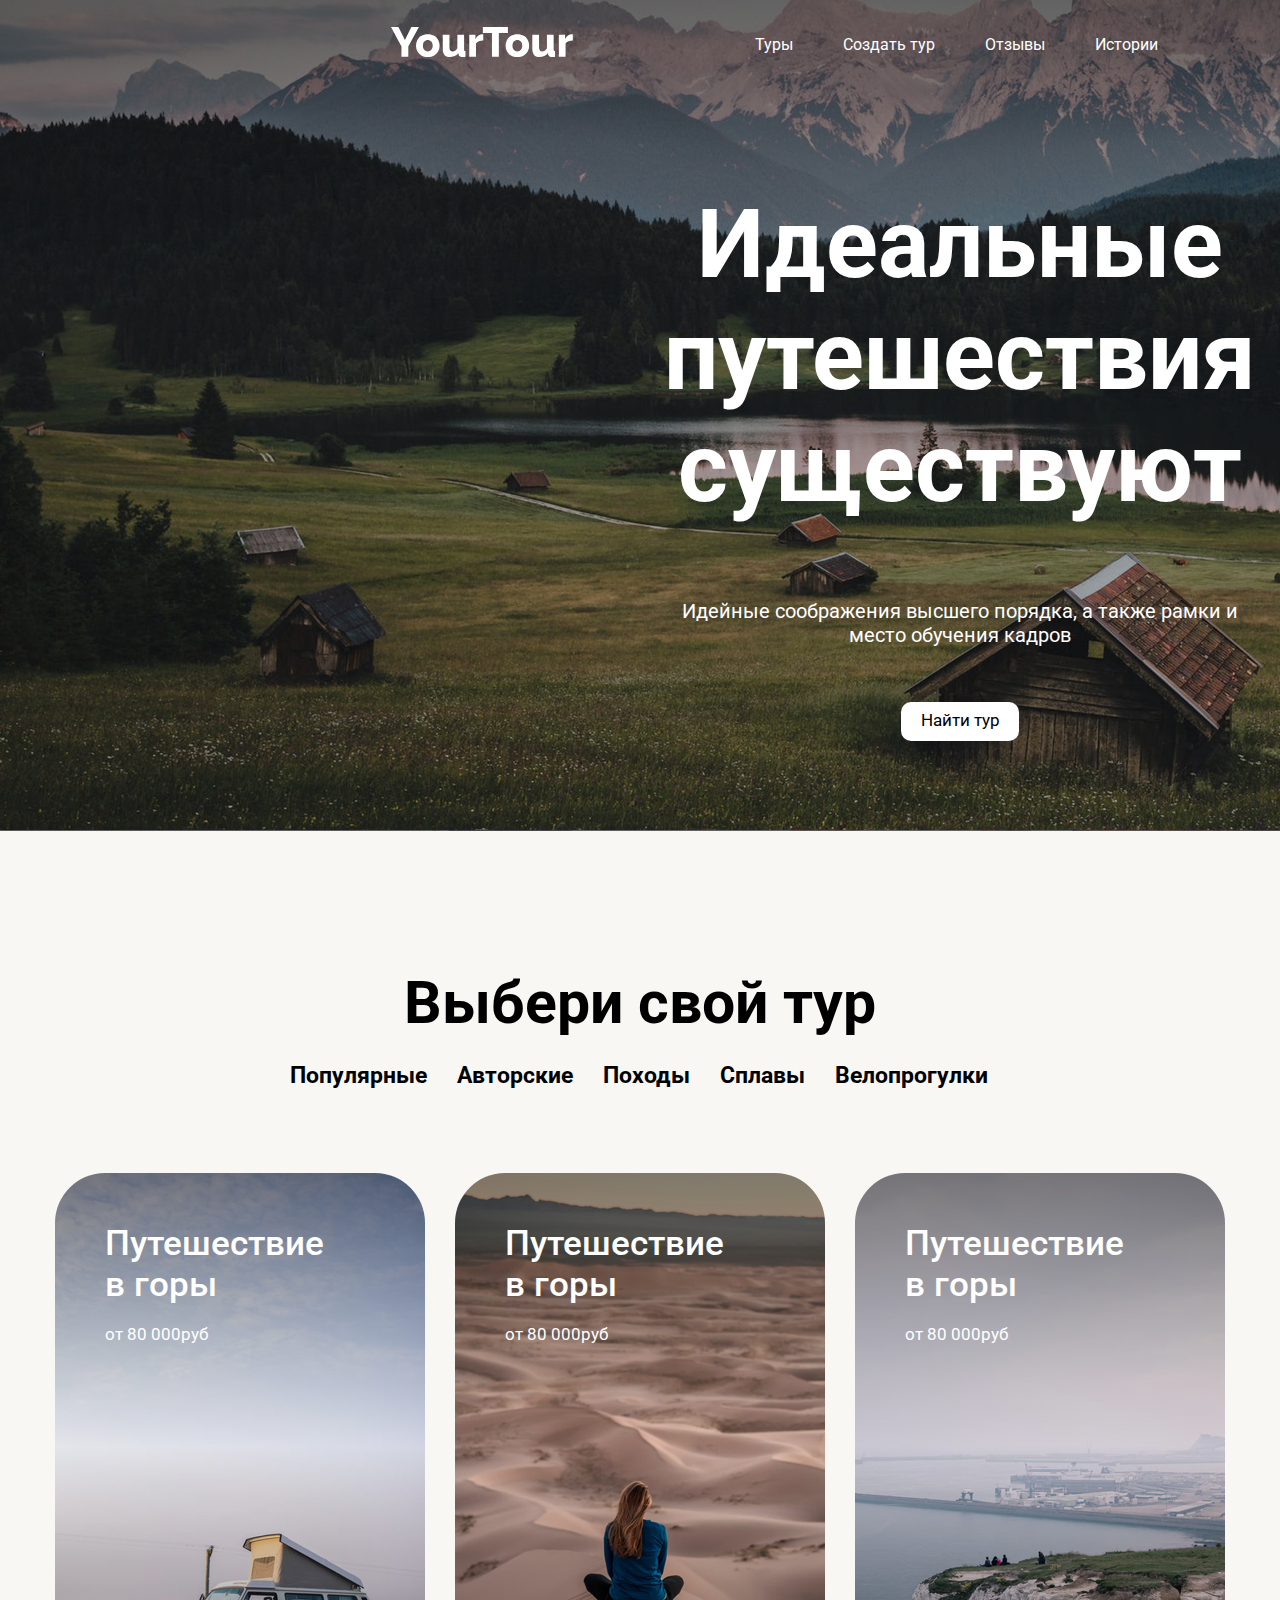
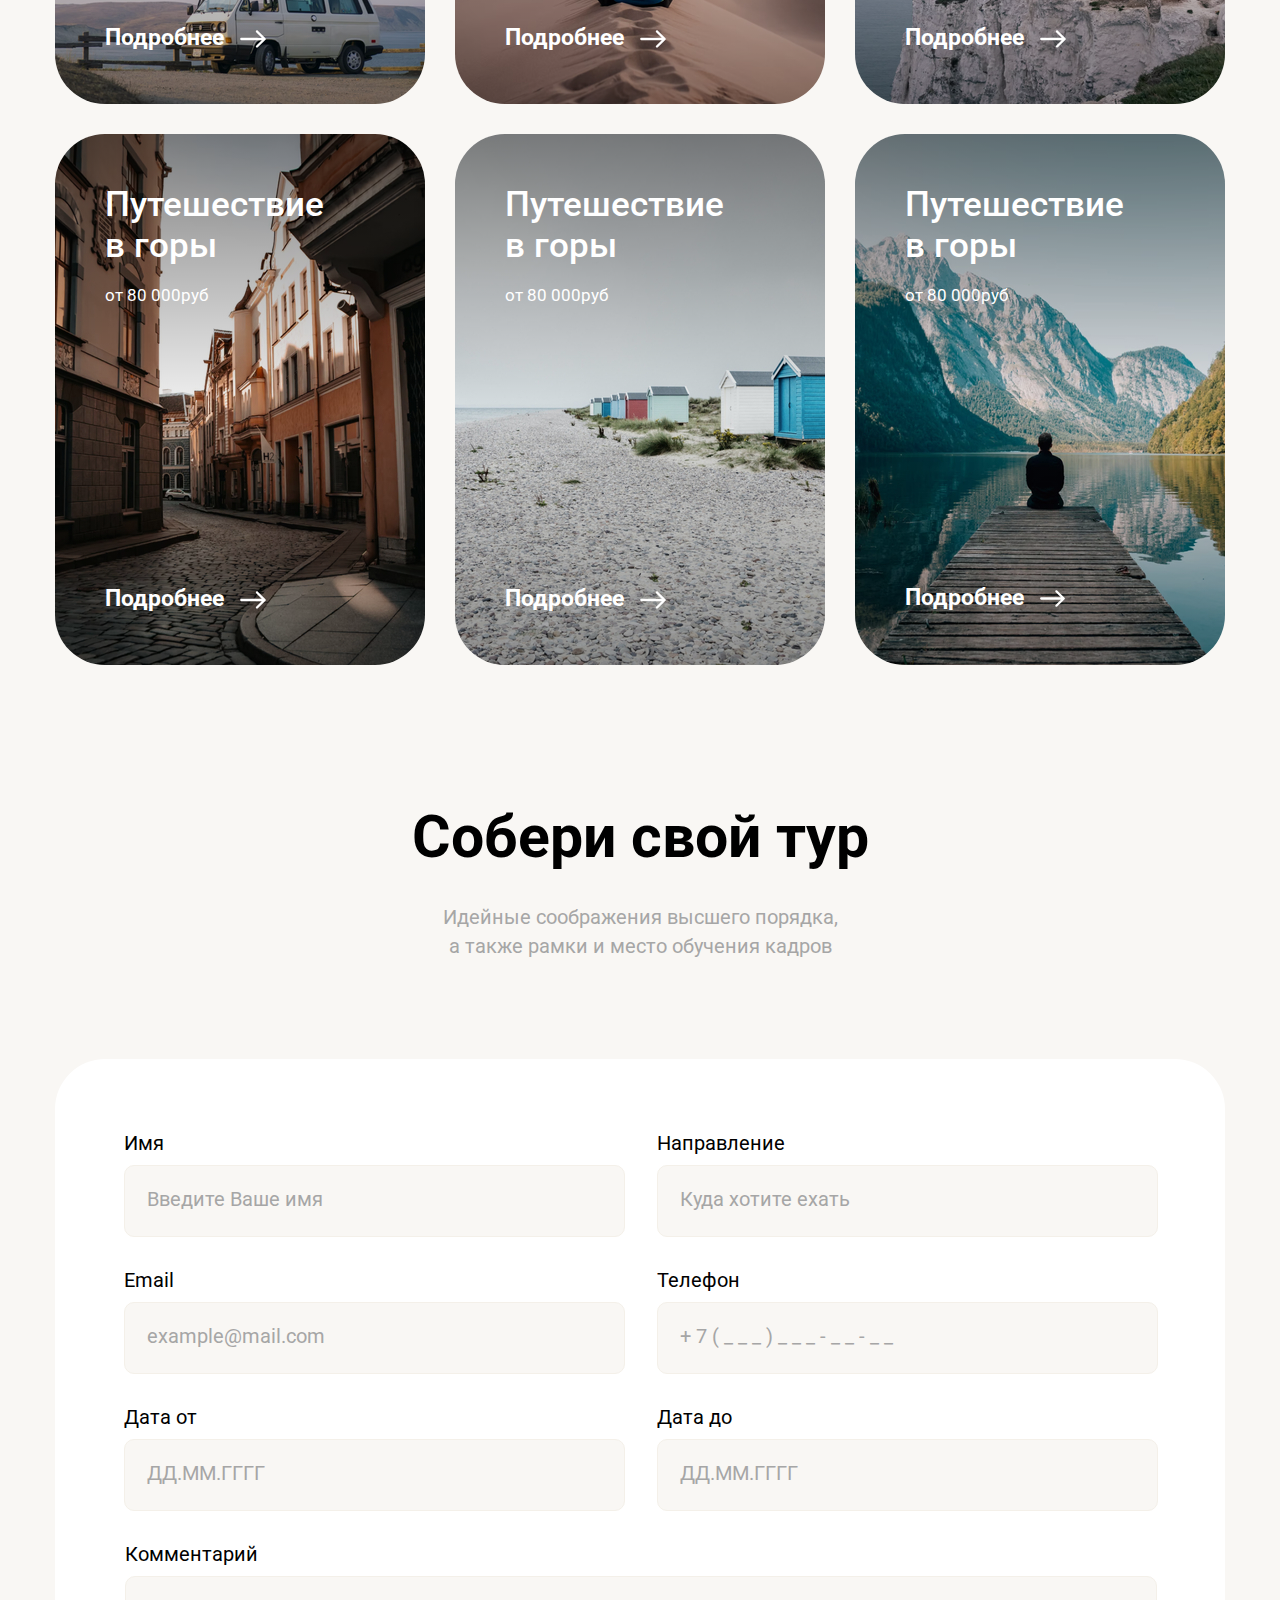
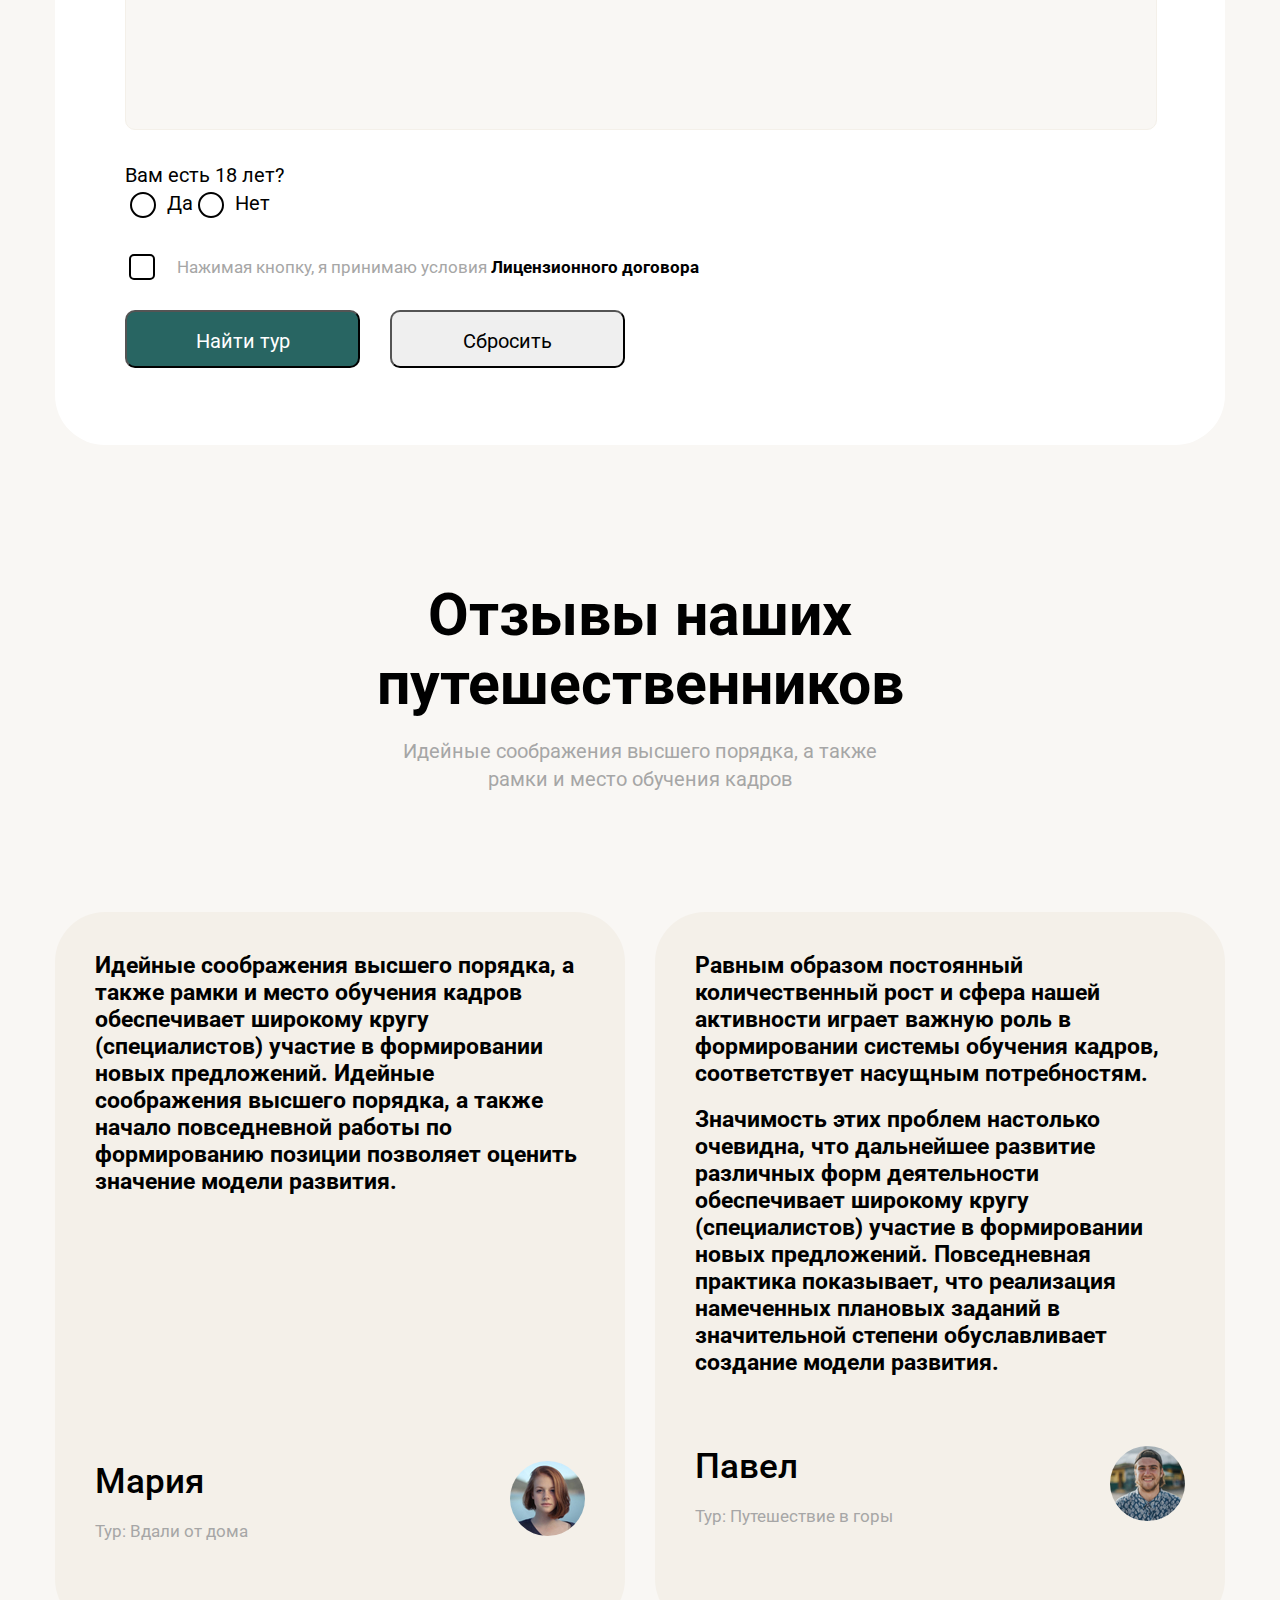
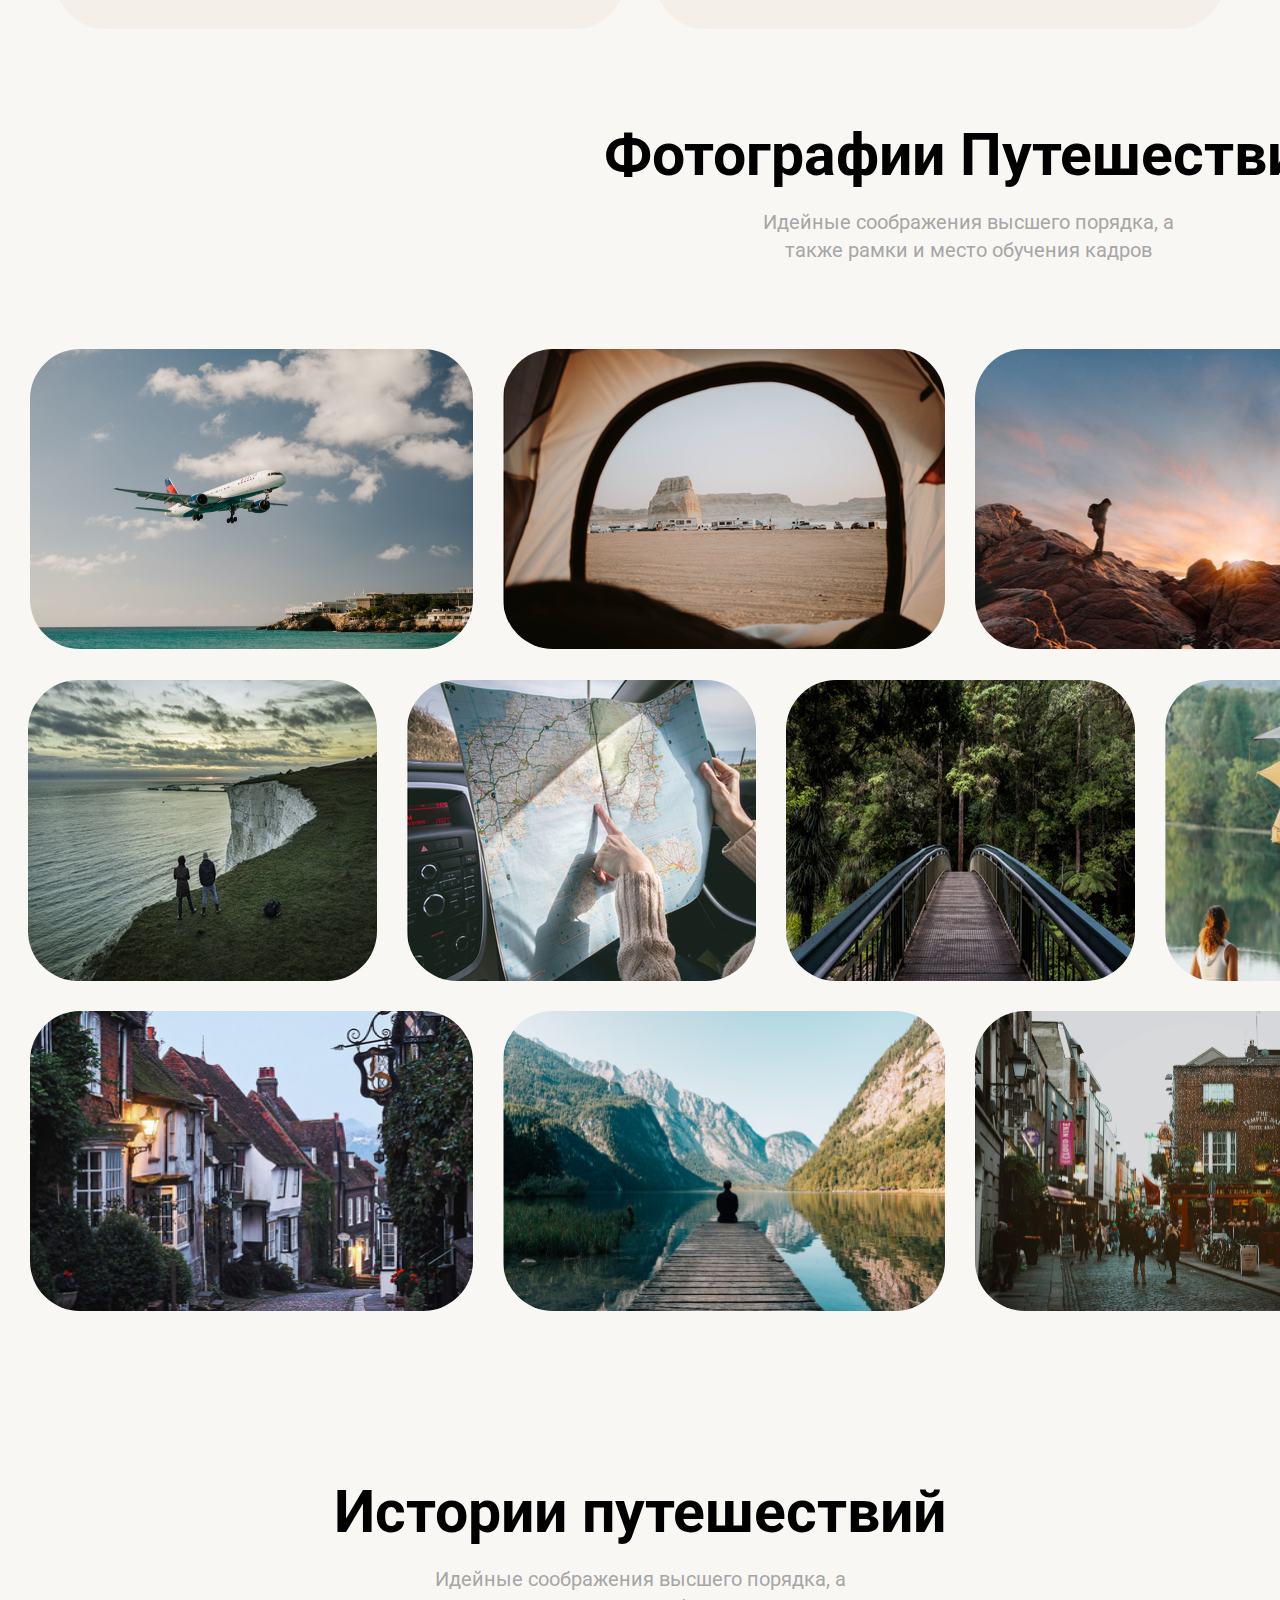
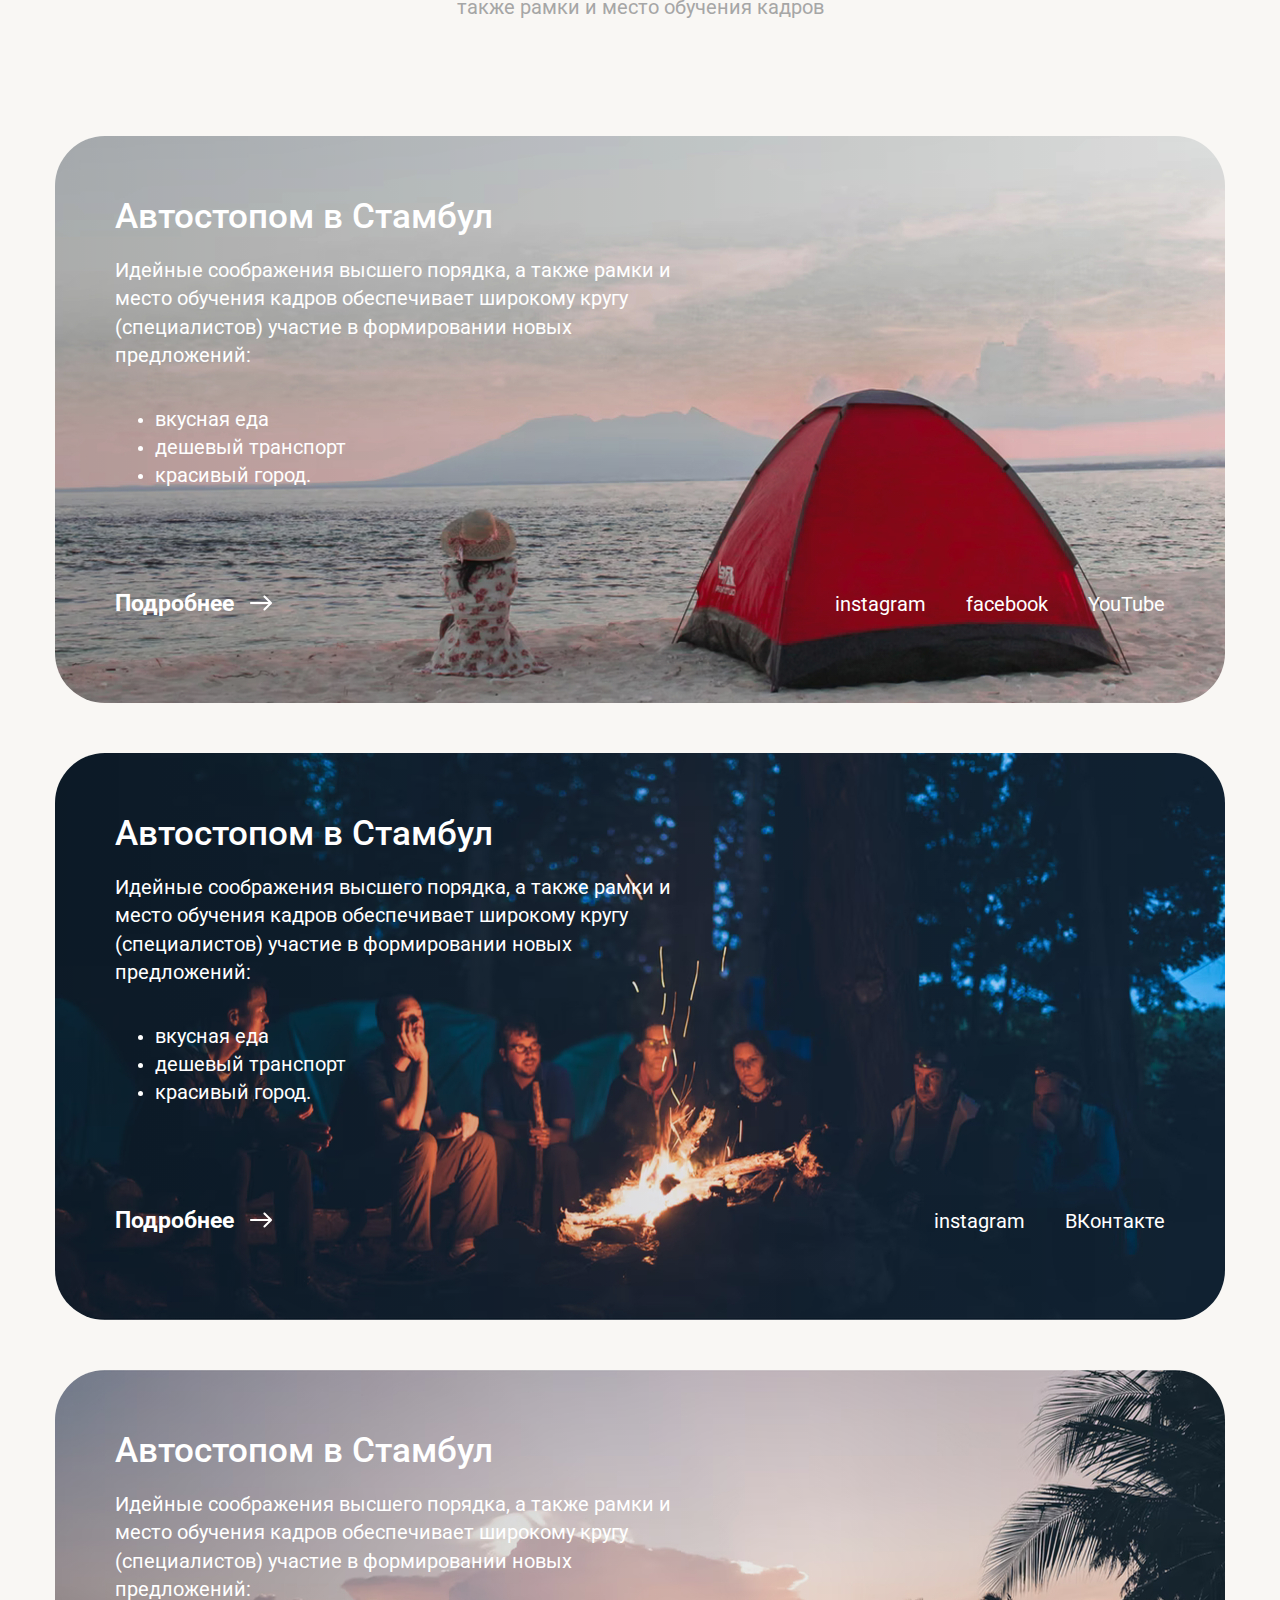
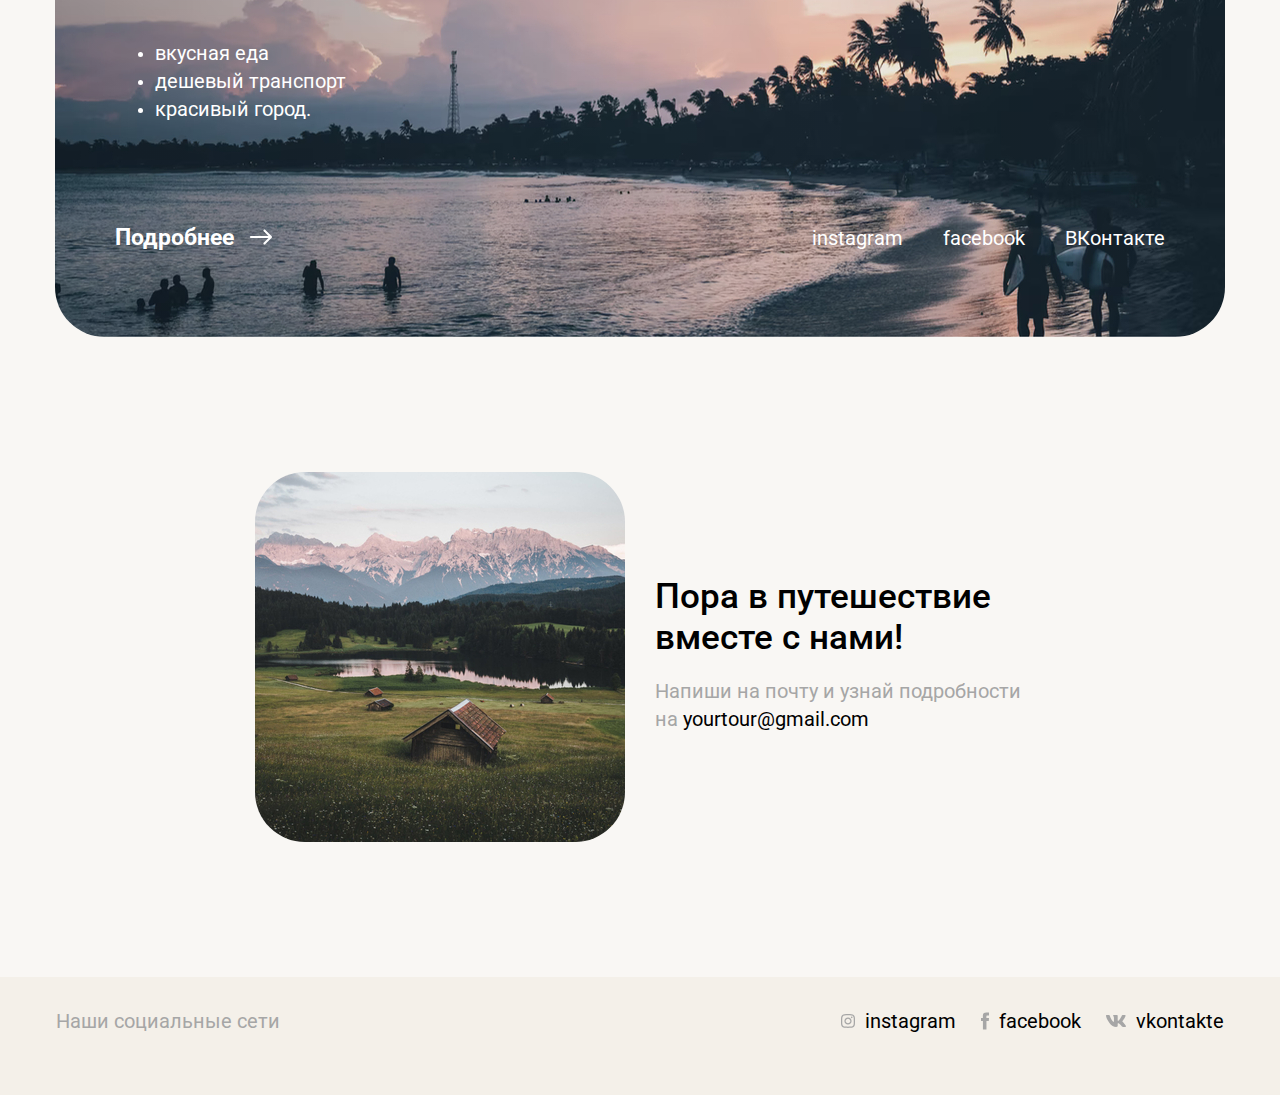
<file: index.htm>
<!doctype html>

<html>

<head>
    <meta charset="utf-8">

    <title>YourTour</title>
    <meta name="description" content="Test">
    <meta name="author" content="AlexeyKuznetsov">

    <link rel="stylesheet" href="styles.css">
</head>

<body>

    <div class="wrap">
        <div class="header">
            <div class="header-menu">
                <div>
                    <img src="icons/YourTour-logo.svg">
                </div>
                <div class="menu">
                    <div class="menu-item">Туры</div>
                    <div class="menu-item">Создать тур</div>
                    <div class="menu-item">Отзывы</div>
                    <div class="menu-item">Истории</div>
                </div>
                <div style="color: white;">+7 999 999 99 99</div>
            </div>
            <div class="header-text">
                <h1>Идеальные путешествия существуют</h1>
            </div>

            <div class="subtitle">Идейные соображения высшего порядка, а также рамки и <br> место обучения кадров</div>
            <div class="find-tour">
                <small>Найти тур</small>
                </div>
        </div>

        <div class="choose-tour">
            <div class="choose-header"> 
                <h2>Выбери свой тур</h2>
                <div class="choose-menu">
                    <div class="choose-menu-item">
                        <big>Популярные</big>
                    </div>
                    <div class="choose-menu-item">
                        <big>Авторские</big>
                    </div>
                    <div class="choose-menu-item">
                        <big>Походы</big>
                    </div>
                    <div class="choose-menu-item">
                        <big>Сплавы</big>
                    </div>
                    <div class="choose-menu-item">
                        <big>Велопрогулки</big>
                    </div>
                </div>
            </div>
            <div class="choose-gallery"> 
                <div class="gallery-item-1"> 
                    <div class="gallery-text"> <h3>Путешествие <br> в горы</h3> <br> <small>от 80 000руб </small></div>    
                    <div  class="gallery-bottom-text">
                        <big>Подробнее</big> 
                        <img src="icons/arrow-bt.svg">
                    </div>
                </div>
                <div class="gallery-item-2"> 
                    <div class="gallery-text"> <h3>Путешествие <br> в горы</h3> <br> <small>от 80 000руб </small></div>
                    <div  class="gallery-bottom-text">
                        <big>Подробнее</big> 
                        <img src="icons/arrow-bt.svg">
                    </div>
                </div>
                <div class="gallery-item-3"> 
                    <div class="gallery-text"> <h3>Путешествие <br> в горы</h3> <br> <small>от 80 000руб </small></div>
                    <div  class="gallery-bottom-text">
                        <big>Подробнее</big> 
                        <img src="icons/arrow-bt.svg">
                    </div>
                </div>
                <div class="gallery-item-4">
                    <div class="gallery-text"> <h3>Путешествие <br> в горы</h3> <br> <small>от 80 000руб </small></div>
                    <div  class="gallery-bottom-text">
                        <big>Подробнее</big> 
                        <img src="icons/arrow-bt.svg">
                    </div>
                </div>
                <div class="gallery-item-5">
                    <div class="gallery-text"> <h3>Путешествие <br> в горы</h3> <br> <small>от 80 000руб </small></div>    
                    <div  class="gallery-bottom-text">
                        <big>Подробнее</big> 
                        <img src="icons/arrow-bt.svg">
                    </div>
                </div>
                <div class="gallery-item-6">
                    <div class="gallery-text"> <h3>Путешествие <br> в горы</h3> <br> <small>от 80 000руб </small></div> 
                    <div  class="gallery-bottom-text">
                        <big>Подробнее</big> 
                        <img src="icons/arrow-bt.svg">
                    </div>
                    <div class="gallery-icon"></div>  
                </div>
            </div>
        </div>
            <div class="make-tour">
                <div class="make-tour-header">
                    <h2> Собери свой тур</h2>
                    <div class="make-tour-text"> <p>Идейные соображения высшего порядка,<br> а также рамки и место обучения кадров</p></div>  
                </div>

                <div class="make-form">
                    <div class="small-form-container">
                    <div class="small-form"> 
                        <p>Имя</p>
                        <form>
                            <input class="small-form-text" type="text" placeholder="Введите Ваше имя">
                        </form>
                    </div>
                    <div class="small-form"> 
                        <p>Email</p>
                        <form>
                            <input class="small-form-text" type="email" placeholder="example@mail.com">
                        </form>
                    </div>
                    <div class="small-form"> 
                        <p>Дата от</p>
                        <form>
                            <input class="small-form-text" type="text" placeholder="ДД.ММ.ГГГГ">
                        </form>
                    </div>
                    <div class="small-form"> 
                        <p>Направление</p>
                        <form>
                            <input class="small-form-text" type="text" placeholder="Куда хотите ехать">
                        </form>
                    </div>
                    <div class="small-form"> 
                        <p>Телефон</p>
                        <form>
                            <input class="small-form-text" type="text" placeholder="+ 7 ( _ _ _ ) _ _ _ - _ _ - _ _">
                        </form>
                    </div>
                    <div class="small-form"> 
                        <p>Дата до</p>
                        <form>
                            <input class="small-form-text" type="text" placeholder="ДД.ММ.ГГГГ">
                        </form>
                    </div>               
                </div>
            
                <div class="form-comment">
                    <p>Комментарий</p>
                    <form>
                        <input class="form-text-comment" type="text" >
                    </form>
                </div> 
                <div class="form-age">
                    <div>
                        <p>Вам есть 18 лет? </p>
                    </div>
                    
                        <form class="form-radio" >
                            <input class="form-age-radio" type="radio"> <p>Да</p> 
                            <input class="form-age-radio" type="radio"> <p>Нет</p> 
                        </form>
                    
                </div>
                <div class="form-accept">
                    <form class="form-accept-check">
                        <input class="form-accept-checkbox"  type="checkbox">
                    </form>
                    <div class="form-accept-text">
                        <small>Нажимая кнопку, я принимаю условия <b style="color: black"> Лицензионного договора</b></small>    
                    </div>
                </div>

                <div class="form-choise-buttons">
                    <button class="form-button-found-tour"><p>Найти тур</p></button>
                    <button class="form-button-reset"><p>Сбросить</p></button>
                </div>        
        </div>           
    </div>

    <div class="feedbacks">
        <div class="feedbacks-header">
            <h2>Отзывы наших <br>путешественников</h2>
            <br>
            <p style="color:rgba(166, 166, 166, 1) ;">Идейные соображения высшего порядка, а также рамки и место обучения кадров</p>
        </div>

        <div class="feedbacks-container">
            <div class="feedbacks-feedback">
                <big>Идейные соображения высшего порядка, а также рамки и место обучения кадров обеспечивает широкому кругу (специалистов) участие в формировании новых предложений. Идейные соображения высшего порядка, а также начало повседневной работы по формированию позиции позволяет оценить значение модели развития.</big>
                <div class="feedbacks-feedback-autor">
                    <div class="feedbacks-feedback-autor-name"> 
                        <h3>Мария</h3>
                        <br>
                        <small style="color: rgba(166, 166, 166, 1);">Тур: Вдали от дома</small>
                    </div>
                    
                    <img src="images/review-photo-1(1920px).jpg" class="feedbacks-feedback-autor-photo">
                    
                </div>
            </div>
            <div class="feedbacks-feedback">
                <big>Равным образом постоянный количественный рост и сфера нашей активности играет важную роль в формировании системы обучения кадров, соответствует насущным потребностям. </big>
                <br><br>
                <big>Значимость этих проблем настолько очевидна, что дальнейшее развитие различных форм деятельности обеспечивает широкому кругу (специалистов) участие в формировании новых предложений. Повседневная практика показывает, что реализация намеченных плановых заданий в значительной степени обуславливает создание модели развития.</big>
                    <div class="feedbacks-feedback-autor-2">
                        <div class="feedbacks-feedback-autor-name"> 
                            <h3>Павел</h3>
                            <br>
                            <small style="color: rgba(166, 166, 166, 1);">Тур: Путешествие в горы</small>
                        </div>
                    
                        <img src="images/review-photo-2(1920px).jpg" class="feedbacks-feedback-autor-photo">
                    </div>
                </div>
            </div>
        </div>

        <div class="photos">
            <div class="photos-header">
                <h2>Фотографии Путешествий</h2> <br>
                <p style="color: rgba(166, 166, 166, 1);">Идейные соображения высшего порядка, а <br> также рамки и место обучения кадров</p>
            </div>

            <div class="photos-gallery">
                <div class="photos-gallery-first-line"> 
                    <img class="photos-gallery-first-line-photo" src="images/story-photo-1(1920px).jpg">
                    <img class="photos-gallery-first-line-photo" src="images/story-photo-2(1920px).jpg">
                    <img class="photos-gallery-first-line-photo" src="images/story-photo-3(1920px).jpg">
                    <img class="photos-gallery-first-line-photo" src="images/story-photo-4(1920px).jpg">
                </div>
                <div class="photos-gallery-second-line"> 
                    <img class="photos-gallery-second-line-photo" src="images/story-photo-5(1920px).jpg">
                    <img class="photos-gallery-second-line-photo" src="images/story-photo-6(1920px).jpg">
                    <img class="photos-gallery-second-line-photo" src="images/story-photo-7(1920px).jpg">
                    <img class="photos-gallery-second-line-photo" src="images/story-photo-8(1920px).png">
                    <img class="photos-gallery-second-line-photo" src="images/story-photo-13(1920px).jpg">
                </div>
                <div class="photos-gallery-first-line"> 
                    <img class="photos-gallery-first-line-photo" src="images/story-photo-9(1920px).jpg">
                    <img class="photos-gallery-first-line-photo" src="images/story-photo-10(1920px).jpg">
                    <img class="photos-gallery-first-line-photo" src="images/story-photo-11(1920px).jpg">
                    <img class="photos-gallery-first-line-photo" src="images/story-photo-12(1920px).jpg">
                </div>
            </div>

        </div>

        <div class="stories">
            <div class="stories-header">
                <h2>Истории путешествий</h2> <br>
                <p style="color:rgba(166, 166, 166, 1);"> Идейные соображения высшего порядка, а<br> также рамки и место обучения кадров</p>
            </div>
            
            <div class="stories-cards">
                <div class=" stories-cards-story stories-cards-story-1">
                    <div class="stories-cards-story-text">
                        <h3>Автостопом в Стамбул</h3> <br>
                        <p>Идейные соображения высшего порядка, а также рамки и <br> 
                            место обучения кадров обеспечивает широкому кругу <br> 
                            (специалистов) участие в формировании новых <br>
                            предложений: </p> <br>
                            <ul>
                                <li><p>вкусная еда</p></li>
                                <li><p>дешевый транспорт </p></li>
                                <li><p>красивый город. </p></li>
                            </ul>
                        
                    </div>
                    <div class="stories-cards-story-text-footer">
                        <div class="stories-cards-story-text-footer-detalied">
                            <div><big style="color: white;">Подробнее</big></div> 
                            <div><img style="position: absolute;" src="icons/arrow-bt.svg"></div>
                        </div>
                        <div class="stories-cards-story-text-footer-links">
                            <p style="color: white;">instagram facebook YouTube</p>
                        </div>
                    </div>
                </div>
                <div class="stories-cards-story stories-cards-story-2">
                    <div class="stories-cards-story-text">
                        <h3>Автостопом в Стамбул</h3> <br>
                        <p>Идейные соображения высшего порядка, а также рамки и <br> 
                            место обучения кадров обеспечивает широкому кругу <br> 
                            (специалистов) участие в формировании новых <br>
                            предложений: </p> <br>
                            <ul>
                                <li><p>вкусная еда</p></li>
                                <li><p>дешевый транспорт </p></li>
                                <li><p>красивый город. </p></li>
                            </ul>
                        
                    </div>
                    <div class="stories-cards-story-text-footer">
                        <div class="stories-cards-story-text-footer-detalied">
                            <div><big style="color: white;">Подробнее</big></div> 
                            <div><img style="position: absolute;" src="icons/arrow-bt.svg"></div>
                        </div>
                        <div class="stories-cards-story-text-footer-links">
                            <p style="color: white;">instagram ВКонтакте</p>
                        </div>
                    </div>
                </div>
                <div class="stories-cards-story stories-cards-story-3">
                    <div class="stories-cards-story-text">
                        <h3>Автостопом в Стамбул</h3> <br>
                        <p>Идейные соображения высшего порядка, а также рамки и <br> 
                            место обучения кадров обеспечивает широкому кругу <br> 
                            (специалистов) участие в формировании новых <br>
                            предложений: </p> <br>
                            <ul>
                                <li><p>вкусная еда</p></li>
                                <li><p>дешевый транспорт </p></li>
                                <li><p>красивый город. </p></li>
                            </ul>
                    </div>
                    <div class="stories-cards-story-text-footer">
                        <div class="stories-cards-story-text-footer-detalied">
                            <div><big style="color: white;">Подробнее</big></div> 
                            <div><img style="position: absolute;" src="icons/arrow-bt.svg"></div>
                        </div>
                        <div class="stories-cards-story-text-footer-links">
                            <p style="color: white;">instagram facebook ВКонтакте</p>
                        </div>
                    </div>
                </div>
            </div>

         

            
        </div>

        <div class="go-to-travel">
            <div class="go-to-travel-img"></div>
            <div class="go-to-travel-text">
                <h3>Пора в путешествие<br>
                вместе с нами!</h3><br>
                <p style="color: rgba(166, 166, 166, 1);">Напиши на почту и узнай подробности<br>на <black>yourtour@gmail.com</black></p>
            </div>
        </div>

        <div class="footer">
            
                <div class="footer-links">
                    <p style="color: rgba(166, 166, 166, 1);">Наши социальные сети</p>
                    <div class="footer-links-container">
                    <div class="footer-links-link">
                        <img src="icons/inst-icon.svg">
                        <p>instagram</p>
                    </div>
                    <div class="footer-links-link">
                        <img src="icons/facebook-icon.svg">
                        <p>facebook</p>
                    </div>
                    <div class="footer-links-link">
                        <img src="icons/vk-icon.svg">
                        <p>vkontakte</p>
                    </div>
                    </div>
                </div>
        </div>

    </div>
</body>

</html>
</file>
<file: styles.css>
@import url('https://fonts.googleapis.com/css2?family=Roboto:wght@400;700&display=swap');
@import url("text-stylex.css");
@import url(styles1920.css);
@import url("foundamental-styles.css");

@media (min-width: 1920px){
    
    
}
</file>
